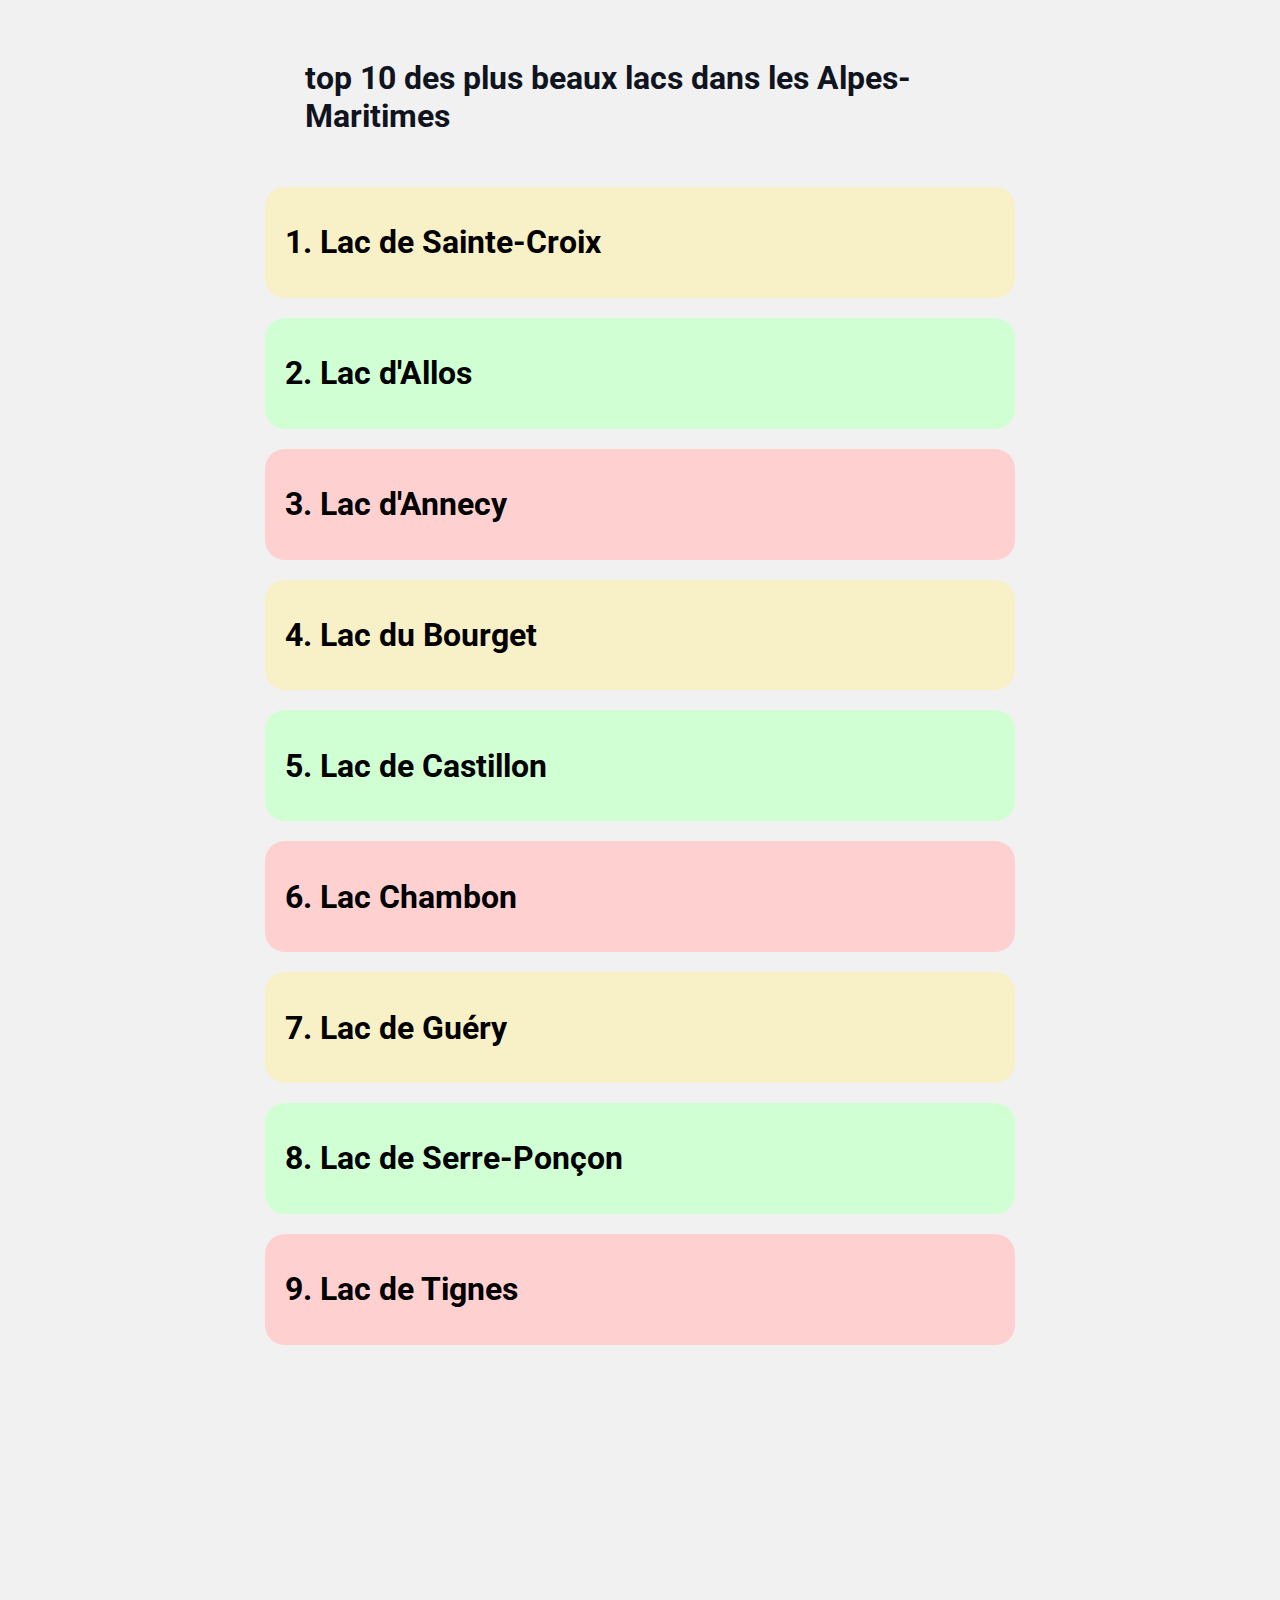
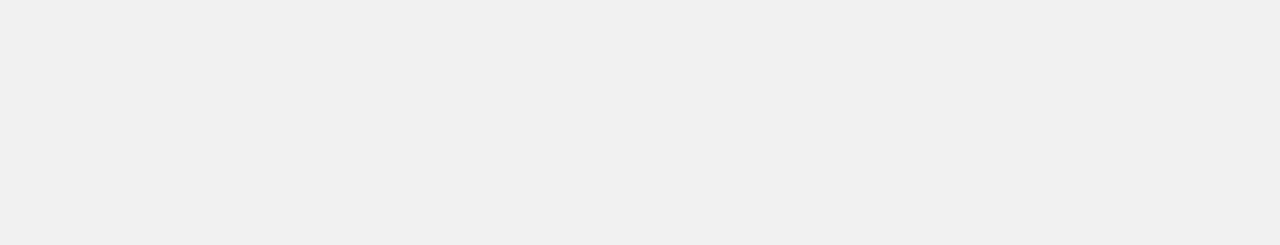
<file: index.html>
<!DOCTYPE html>
<html>
<head>
<meta charsSet="UTF-8">
<title>voyage</title>
<link href="styles.css" rel="stylesheet"/>
</head>
	<body>
		<div class="container">
			<div class="info">
				<div class="info-text">
					<h1> top 10 des plus beaux lacs dans les Alpes-Maritimes</h1>
				</div>
			</div>
	
			<div class="card bg-yellow">
				<a href="saintcroix.html"><strong><h1>1. Lac de Sainte-Croix</h1></strong></a>
			</div>
			<div class="card bg-green">
				<a href="allos.html"><strong><h1>2. Lac d'Allos</h1></strong></a>
			</div>
			<div class="card bg-red">
				<a href="annecy.html"><strong><h1>3. Lac d'Annecy</h1></strong></a>
			</div>
			<div class="card bg-yellow">
				<a href="bourget.html"><strong><h1>4. Lac du Bourget</h1></strong></a>
			</div>
			<div class="card bg-green">
				<a href="castillon.html"><strong><h1>5. Lac de Castillon</h1></strong></a>
			</div>
			<div class="card bg-red">
				<a href="chambon.html"><strong><h1>6. Lac Chambon</h1></strong></a>
			</div>
			<div class="card bg-yellow">
				<a href="guery.html"><strong><h1>7. Lac de Guéry</h1></strong></a>
			</div>
			<div class="card bg-green">
				<a href="serre_poncon.html"><strong><h1>8. Lac de Serre-Ponçon</h1></strong></a>
			</div>
			<div class="card bg-red">
				<a href="tignes.html"><strong><h1>9. Lac de Tignes</h1></strong></a>
			</div>
		<div style="margin-bottom: 500px;"></div>
	</body>
</html>
</file>
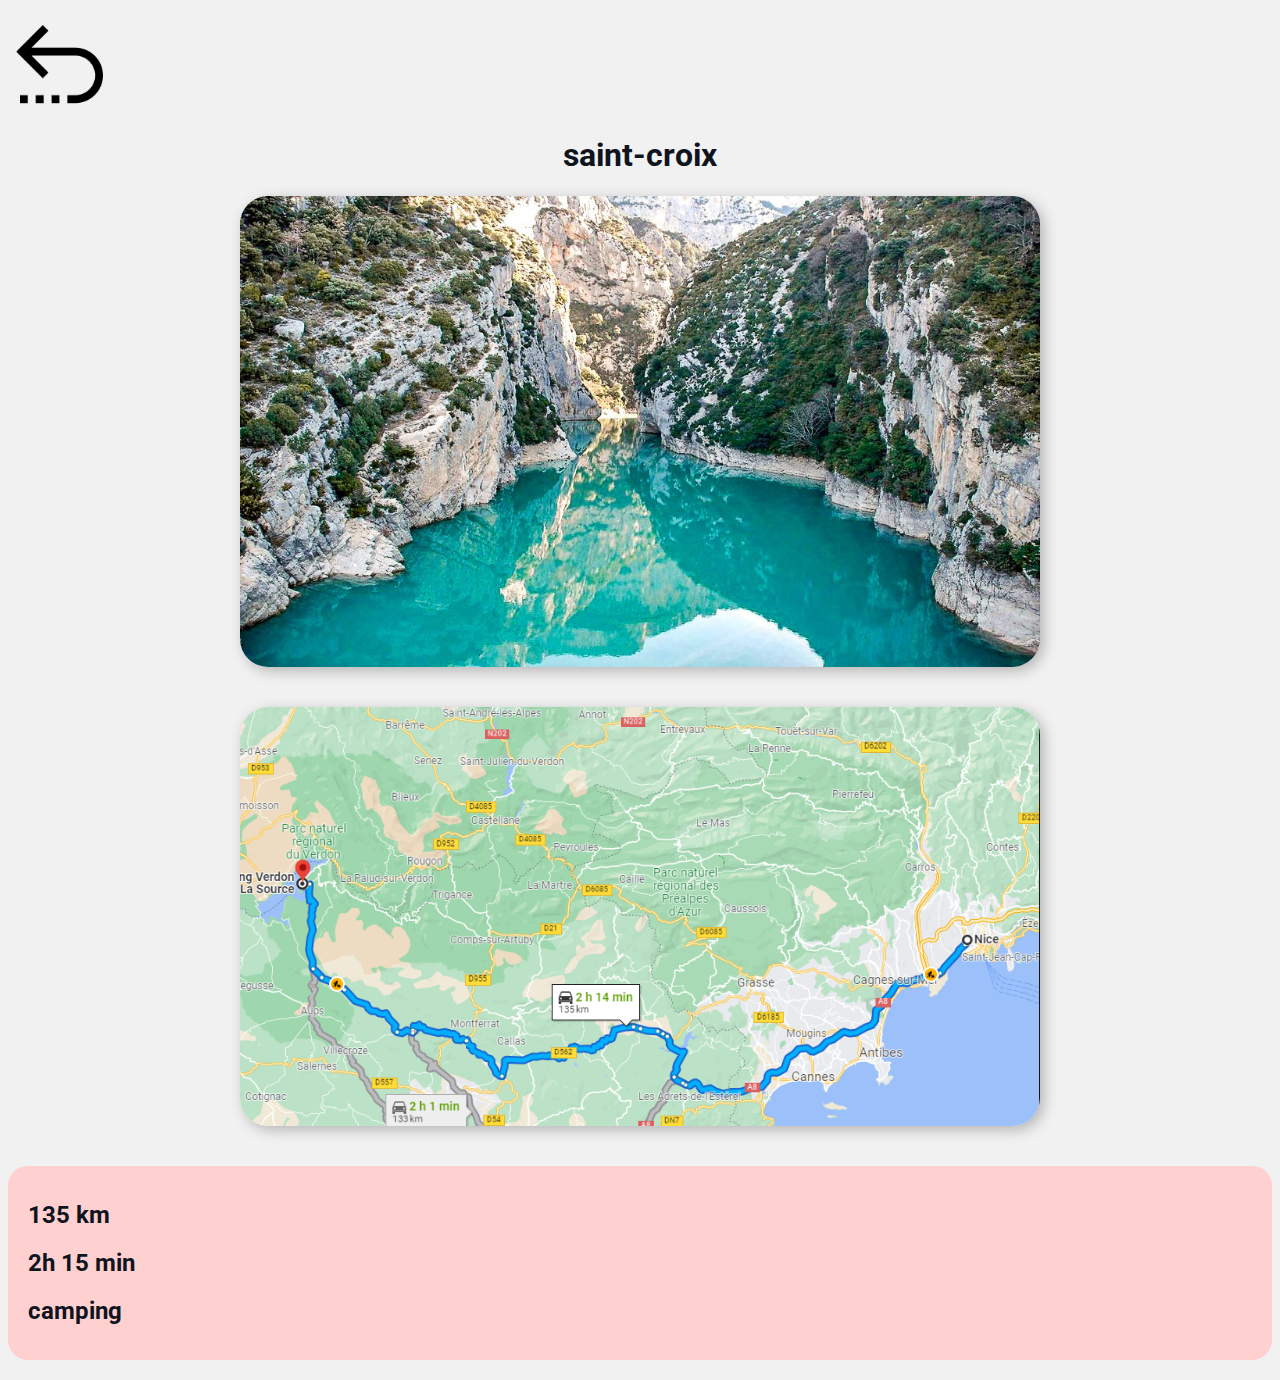
<file: jumeaux.html>
<!DOCTYPE html>
<html lang="en">
<head>
  <meta charset="UTF-8">
  <link href="styles.css" rel="stylesheet"/>
  <title>saint-croix</title>
</head>
<body>



  
  <a href="index.html"><strong></strong></a>
  <p><a href="index.html"><img src ="fleche2.png" width="95"></a></p>
  <div class="saintcroix">
    <h1>saint-croix</h1>
  </div>
  <img src="v2.jpg" class="photo1">
  <img src="v6.png" class="photo1">
  <div class=" card bg-red">
    <h2>135 km</h2>
    <h2>2h 15 min</h2>
    <h2>camping</h2>
  </div>
















</body>
</html
</file>
<file: styles.css>
@import url('https://fonts.googleapis.com/css2?family=Roboto&display=swap');
body{background-color: #f1f1f1;
color: #0f141e;
font: normal 16px 'roboto', sans-serif;
}
a {
  color: black;
  text-decoration: none;
}
a:hover{
  text-decoration: underline;
}
a:active{
 color: blue;
}
/* a:visited{
  color: grey;
} */

.info p {
    color: #86898f;
    margin: 0;
    font-style: italic;
    text-decoration: none ;
    text-transform: capitalize;
}
.info{
  margin-bottom: 30px;
  display: flex;
}
@media (max-width: 700px) {
  .info {
    text-align: center;
    display: block;
  }
}
.info-text {
  margin-left: 40px;
}
.info-text  h4 {
  margin-bottom: 10px;
}
.container{
max-width: 750px;
margin: auto;
padding-top: 30px;
}
.bg-yellow{
  background: #f8f0c6;
}
.bg-green{
  background: #cfffd3;
}

.card h2 {
  margin-bottom: 20px;
}
.list {
  padding: 10;
}
.list li {
  color: #86898f;
  margin-bottom: 7px;
}
.temp {
  color: #86898f;
}
.link-list{
  padding: 0;
  list-style: none;
}
.form-group label {
  display: block;
  font-size: 14px;
  color: #86898f
}
  boxorm-group textarea {
  wi-sizing: border-box;
  border: none;
  border-bottom: 1px solid #ccc;
  color: #000;
  padding: 15px 0 10px;
  outline: none;
  font-family: inherit;
}
.row {
  display: flex;
  margin-bottom: 20px;
}
.row > .form-group {
  width: 50%;
}
.row > .form-group:first-child {
  margin-right: 20px;
}
.btn {
  background: #111;
  padding: 15px 20px;
  color: #fff;
  border: none;
  font-family: inherit;
  cursor: pointer;
}
.btn:hover {
  opacity: 0.9;
}
/* .position {
  border: 4px solid black;
  margin-top: 40px;
  padding: 20px;
}
.box {
  position: absolute;
  top: 150px;
  width: 50px;
  height: 50px;
  background: lightcoral;
} */
.saintcroix {
  text-align: center;
}
.photo1{
  width: 800px;
  border-radius: 28px;
  box-shadow: 4px 4px 14px rgba(0,0,0,0.25);
  display: block;
  margin: auto;
  margin-bottom: 40px;
}
.bg-red{
  background: #ffd0d0;
}
.card {
  padding: 15px 20px;
  margin-bottom: 20px;
  border-radius: 20px;
}
</file>
